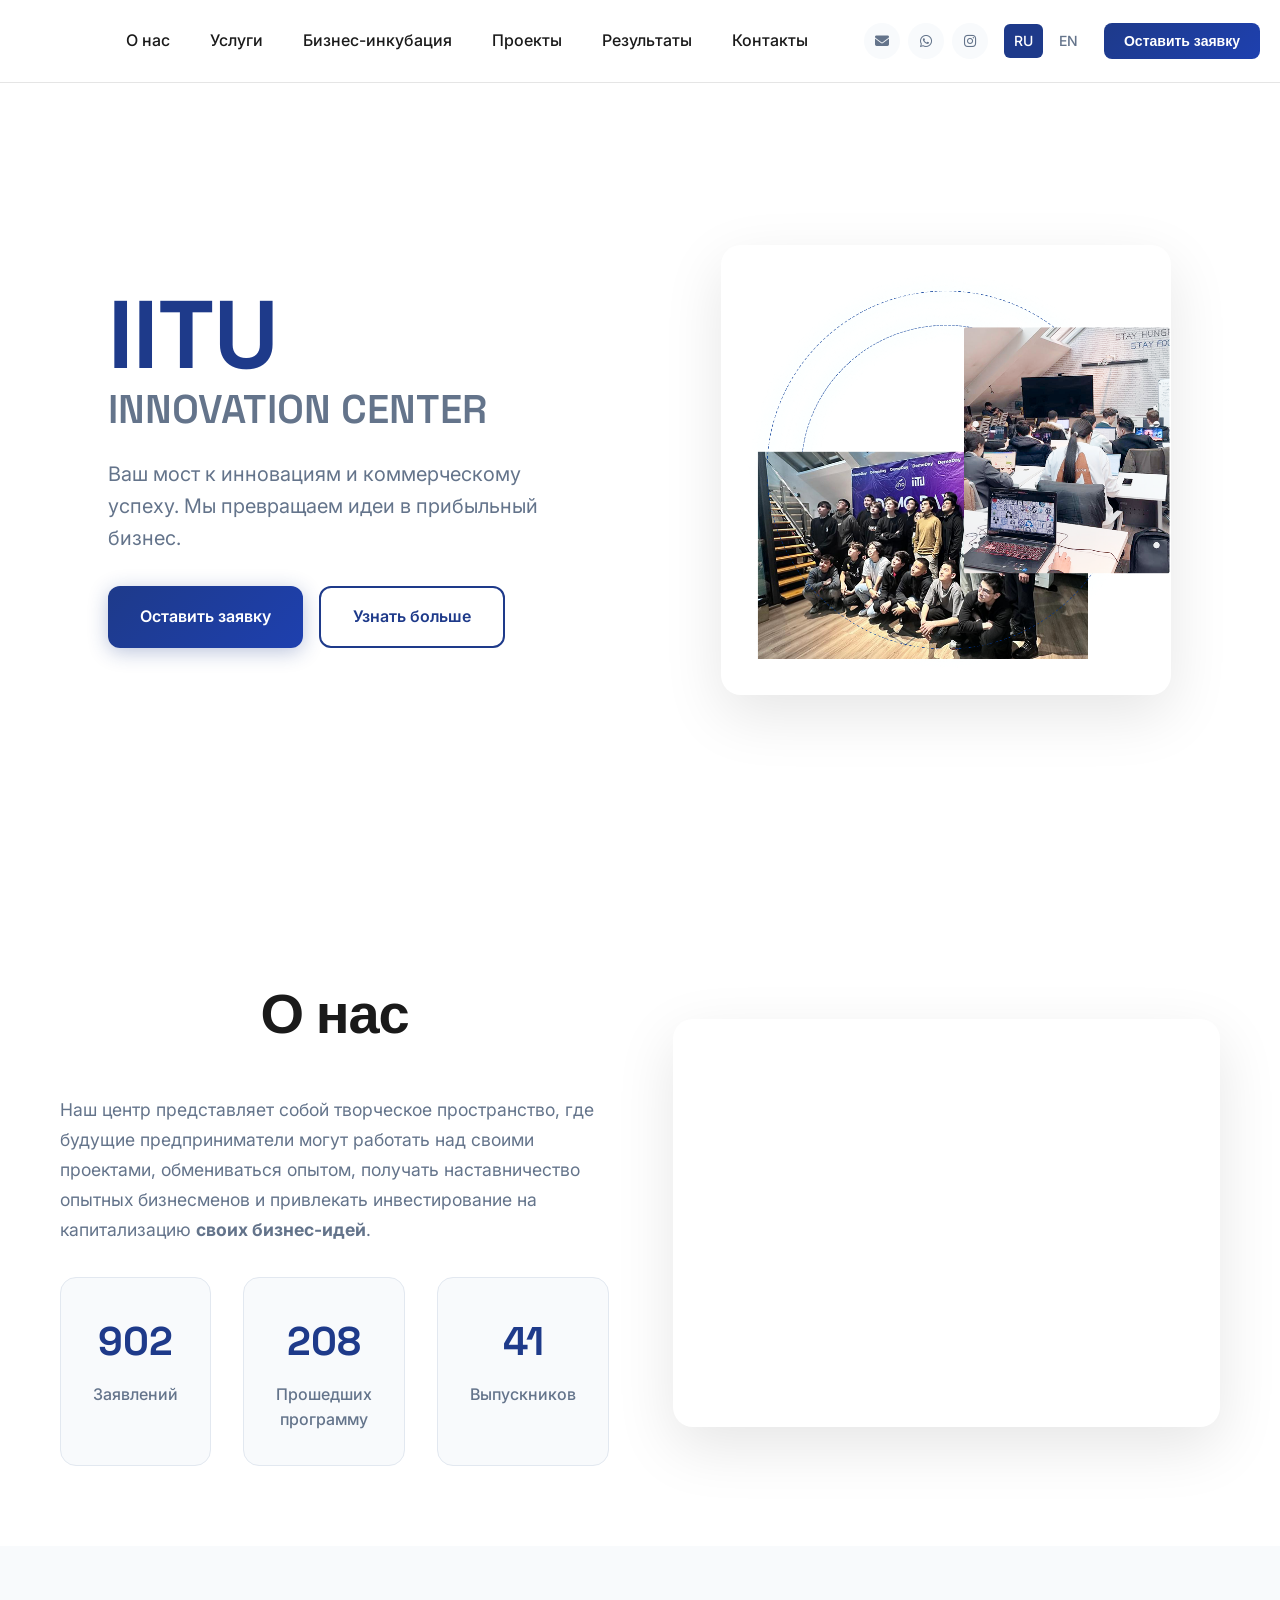
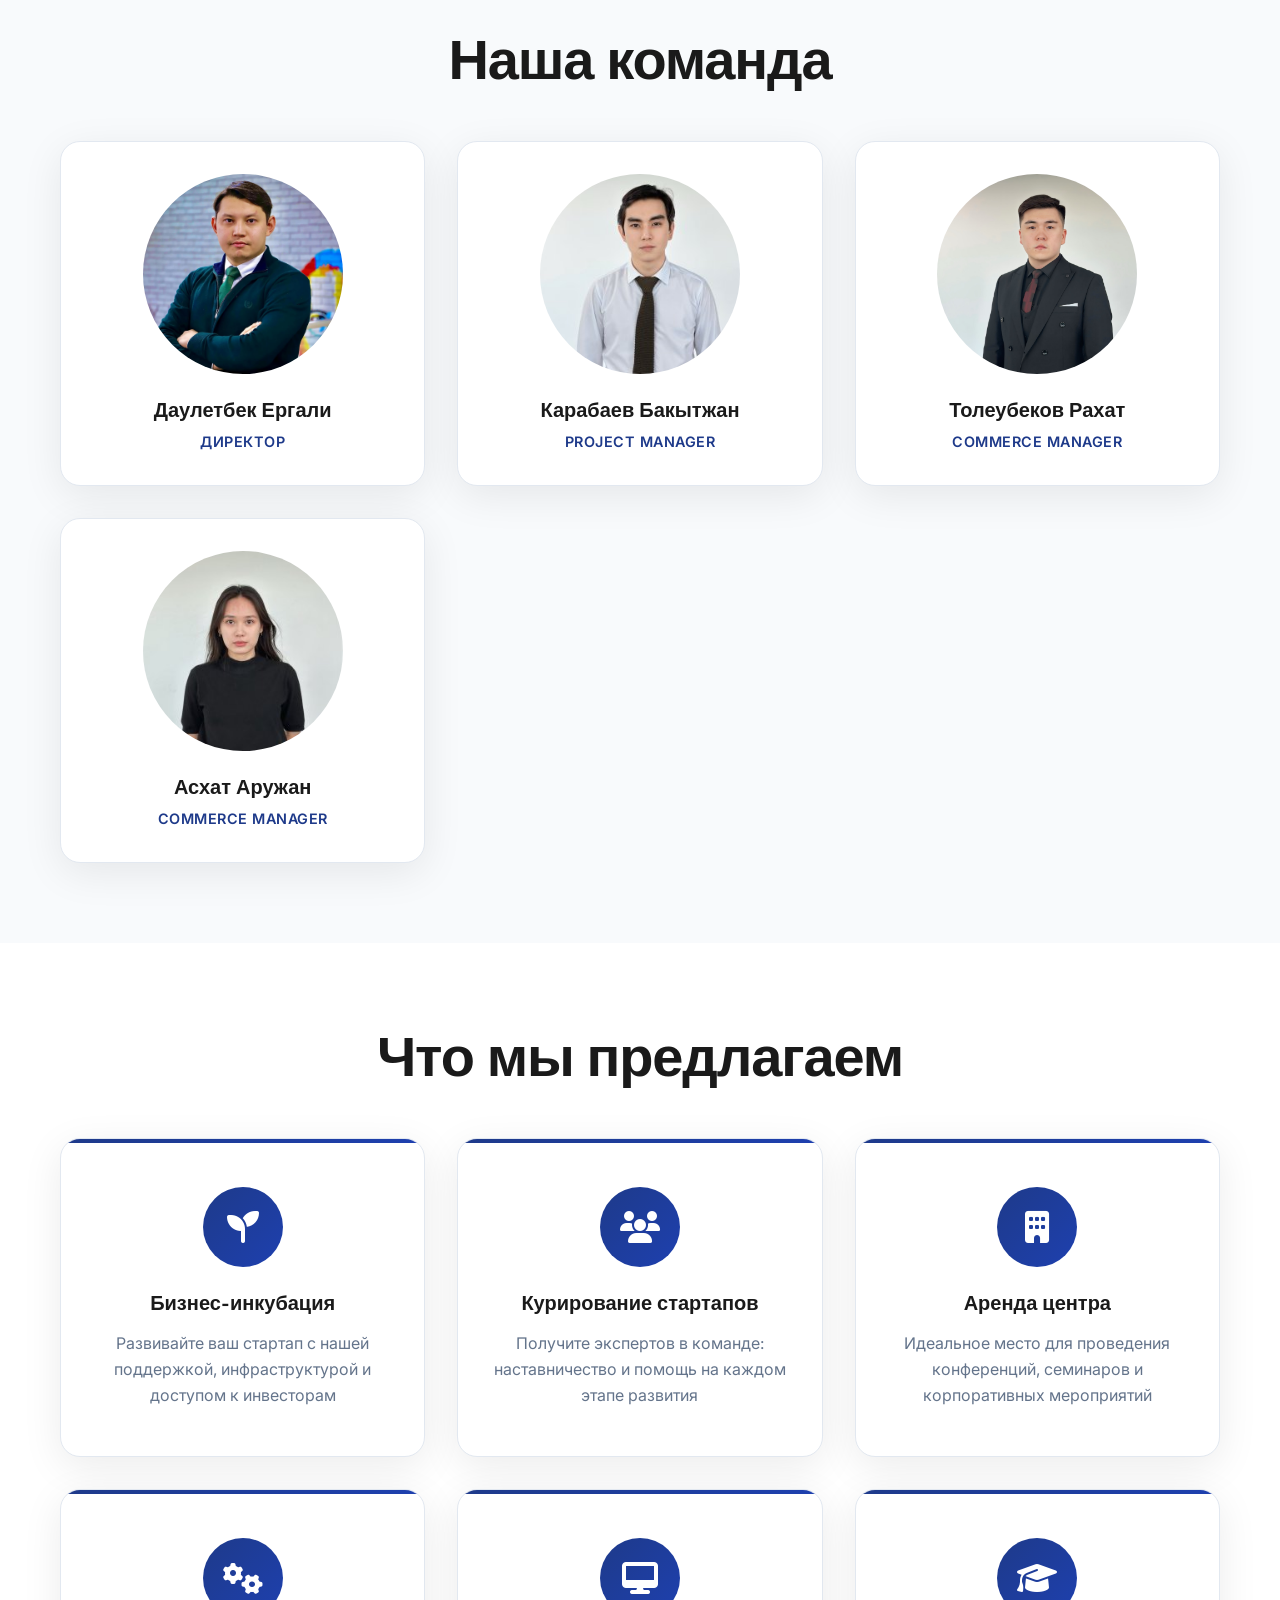
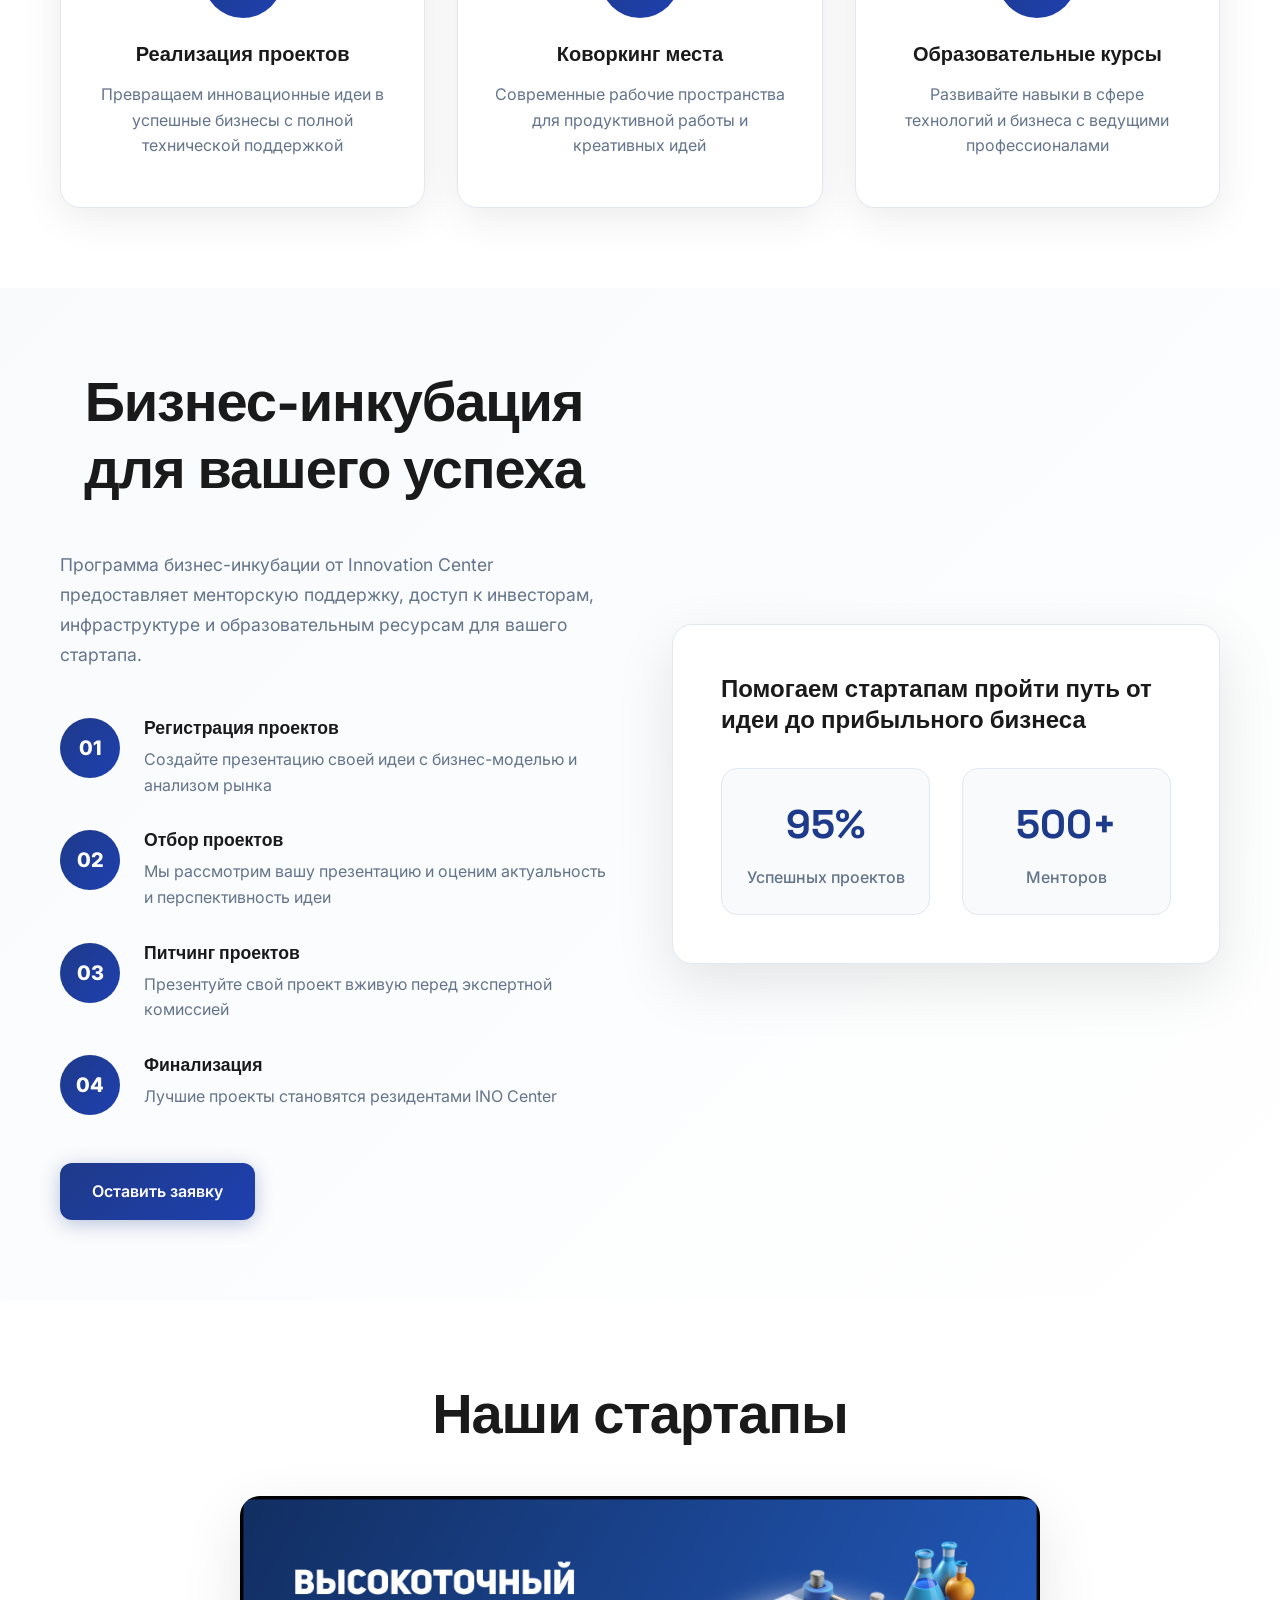
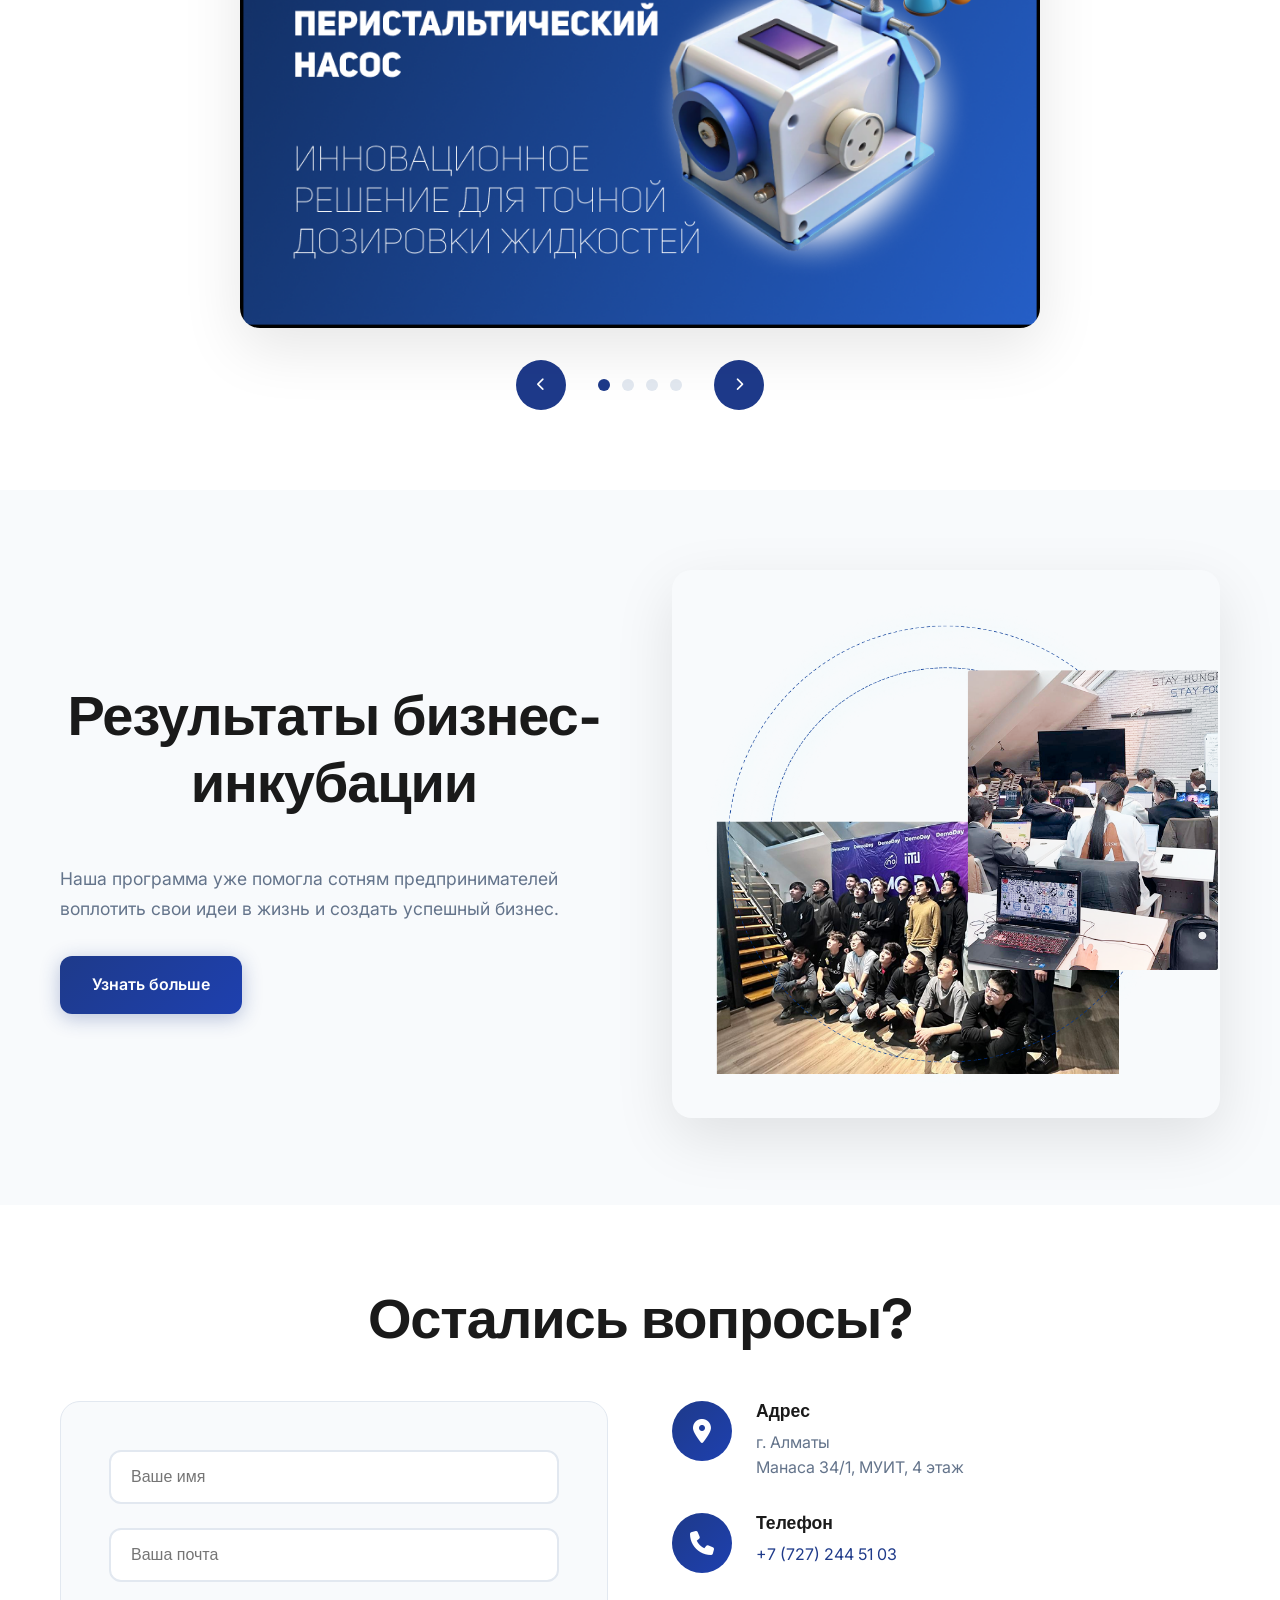
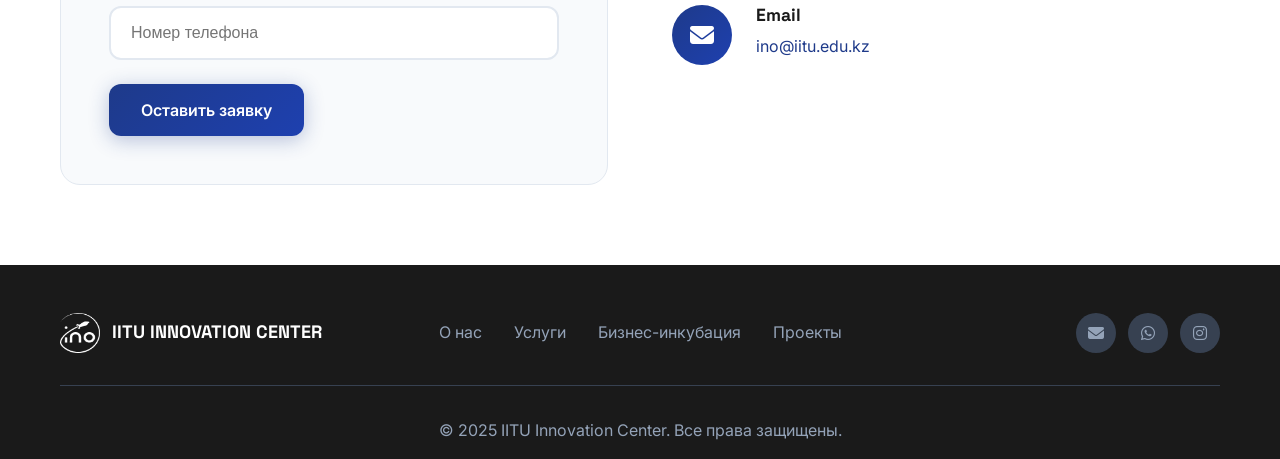
<file: index.html>
<!DOCTYPE html>
<html lang="ru">
<head>
    <meta charset="UTF-8">
    <meta name="viewport" content="width=device-width, initial-scale=1.0">
    <title>IITU Innovation Center - Ваш мост к инновациям</title>
    
    <!-- Google Fonts -->
    <link rel="preconnect" href="https://fonts.googleapis.com">
    <link rel="preconnect" href="https://fonts.gstatic.com" crossorigin>
    <link href="https://fonts.googleapis.com/css2?family=Inter:wght@300;400;500;600;700;800;900&family=Space+Grotesk:wght@300;400;500;600;700&display=swap" rel="stylesheet">
    
    <!-- CSS -->
    <link rel="stylesheet" href="styles.css">
    
    <!-- Font Awesome for icons -->
    <link rel="stylesheet" href="https://cdnjs.cloudflare.com/ajax/libs/font-awesome/6.4.0/css/all.min.css">
</head>
<body>
    <!-- Navigation -->
    <nav class="navbar">
        <div class="nav-container">
            <div class="nav-logo">
                <div class="logo-container">
                    <img src="website_assets/images/new_logo.png" alt="INO Logo" class="logo-img">
                    <div class="logo-text-overlay">
                        <span class="logo-text-line">IITU INNOVATION CENTER</span>
                    </div>
                </div>
            </div>
            
            <div class="nav-menu" id="nav-menu">
                <a href="#about" class="nav-link">О нас</a>
                <a href="#services" class="nav-link">Услуги</a>
                <a href="#incubation" class="nav-link">Бизнес-инкубация</a>
                <a href="#projects" class="nav-link">Проекты</a>
                <a href="#results" class="nav-link">Результаты</a>
                <a href="#contact" class="nav-link">Контакты</a>
            </div>
            
            <div class="nav-actions">
                <div class="social-links">
                    <a href="mailto:ino@iitu.edu.kz" class="social-link">
                        <i class="fas fa-envelope"></i>
                    </a>
                    <a href="https://wa.me/77018595269" target="_blank" class="social-link">
                        <i class="fab fa-whatsapp"></i>
                    </a>
                    <a href="https://www.instagram.com/itinocenter" target="_blank" class="social-link">
                        <i class="fab fa-instagram"></i>
                    </a>
                </div>
                
                <div class="lang-switcher">
                    <a href="#" class="lang-link active">RU</a>
                    <a href="#" class="lang-link">EN</a>
                </div>
                
                <button class="cta-btn">Оставить заявку</button>
            </div>
            
            <div class="hamburger" id="hamburger">
                <span></span>
                <span></span>
                <span></span>
            </div>
        </div>
    </nav>

    <!-- Hero Section -->
    <section class="hero">
        <div class="hero-container">
            <div class="hero-content">
                <div class="hero-text">
                    <h1 class="hero-title">
                        <span class="title-main">IITU</span>
                        <span class="title-sub">INNOVATION CENTER</span>
                    </h1>
                    <p class="hero-description">
                        Ваш мост к инновациям и коммерческому успеху. Мы превращаем идеи в прибыльный бизнес.
                    </p>
                    <div class="hero-buttons">
                        <a href="#contact" class="btn btn-primary">Оставить заявку</a>
                        <a href="#about" class="btn btn-secondary">Узнать больше</a>
                    </div>
                </div>
                
                <div class="hero-image">
                    <img src="website_assets/images/header_bg.png" alt="Innovation Center" class="hero-img">
                </div>
            </div>
        </div>
    </section>

    <!-- About Section -->
    <section id="about" class="about">
        <div class="container">
            <div class="about-content">
                <div class="about-text">
                    <h2 class="section-title">О нас</h2>
                    <p class="section-description">
                        Наш центр представляет собой творческое пространство, где будущие предприниматели могут работать над своими проектами, обмениваться опытом, получать наставничество опытных бизнесменов и привлекать инвестирование на капитализацию <strong>своих бизнес-идей</strong>.
                    </p>
                    <div class="about-stats">
                        <div class="stat">
                            <div class="stat-number">1560</div>
                            <div class="stat-label">Заявлений</div>
                        </div>
                        <div class="stat">
                            <div class="stat-number">360</div>
                            <div class="stat-label">Прошедших программу</div>
                        </div>
                        <div class="stat">
                            <div class="stat-number">72</div>
                            <div class="stat-label">Выпускников</div>
                        </div>
                    </div>
                </div>
                
                <div class="about-video">
                    <div class="video-container">
                        <iframe 
                            src="https://www.youtube.com/embed/Ue-tz4_UilU" 
                            title="IITU Innovation Center" 
                            frameborder="0" 
                            allow="accelerometer; autoplay; clipboard-write; encrypted-media; gyroscope; picture-in-picture" 
                            allowfullscreen>
                        </iframe>
                    </div>
                </div>
            </div>
        </div>
    </section>

    <!-- Team Section -->
    <section class="team">
        <div class="container">
            <h2 class="section-title">Наша команда</h2>
            <div class="team-grid">
                <div class="team-member">
                    <div class="member-photo">
                        <img src="website_assets/images/Даулетбек Ерғали кімДаулетбек Ерғали — амбициясы жоғары кәсіпкер, Инновациялық Орталықтың директоры, Алматы қаласындағы Қазақстанды.png" alt="Даулетбек Ергали">
                        <div class="member-overlay">
                            <i class="fas fa-plus"></i>
                        </div>
                    </div>
                    <div class="member-info">
                        <h3 class="member-name">Даулетбек Ергали</h3>
                        <p class="member-position">Директор</p>
                    </div>
                </div>
                
                <div class="team-member">
                    <div class="member-photo">
                        <img src="website_assets/images/IMG_3026.JPG" alt="Карабаев Бакытжан">
                        <div class="member-overlay">
                            <i class="fas fa-plus"></i>
                        </div>
                    </div>
                    <div class="member-info">
                        <h3 class="member-name">Карабаев Бакытжан</h3>
                        <p class="member-position">Project Manager</p>
                    </div>
                </div>
                
                <div class="team-member">
                    <div class="member-photo">
                        <img src="website_assets/images/IMG_3024.JPG" alt="Толеубеков Рахат">
                        <div class="member-overlay">
                            <i class="fas fa-plus"></i>
                        </div>
                    </div>
                    <div class="member-info">
                        <h3 class="member-name">Толеубеков Рахат</h3>
                        <p class="member-position">Commerce Manager</p>
                    </div>
                </div>
                
                <div class="team-member">
                    <div class="member-photo">
                        <img src="website_assets/images/IMG_3025.JPG" alt="Асхат Аружан">
                        <div class="member-overlay">
                            <i class="fas fa-plus"></i>
                        </div>
                    </div>
                    <div class="member-info">
                        <h3 class="member-name">Асхат Аружан</h3>
                        <p class="member-position">Commerce Manager</p>
                    </div>
                </div>
            </div>
        </div>
    </section>

    <!-- Services Section -->
    <section id="services" class="services">
        <div class="container">
            <h2 class="section-title">Что мы предлагаем</h2>
            <div class="services-grid">
                <div class="service-card">
                    <div class="service-icon">
                        <i class="fas fa-seedling"></i>
                    </div>
                    <h3 class="service-title">Бизнес-инкубация</h3>
                    <p class="service-description">
                        Развивайте ваш стартап с нашей поддержкой, инфраструктурой и доступом к инвесторам
                    </p>
                </div>
                
                <div class="service-card">
                    <div class="service-icon">
                        <i class="fas fa-users"></i>
                    </div>
                    <h3 class="service-title">Курирование стартапов</h3>
                    <p class="service-description">
                        Получите экспертов в команде: наставничество и помощь на каждом этапе развития
                    </p>
                </div>
                
                <div class="service-card">
                    <div class="service-icon">
                        <i class="fas fa-building"></i>
                    </div>
                    <h3 class="service-title">Аренда центра</h3>
                    <p class="service-description">
                        Идеальное место для проведения конференций, семинаров и корпоративных мероприятий
                    </p>
                </div>
                
                <div class="service-card">
                    <div class="service-icon">
                        <i class="fas fa-cogs"></i>
                    </div>
                    <h3 class="service-title">Реализация проектов</h3>
                    <p class="service-description">
                        Превращаем инновационные идеи в успешные бизнесы с полной технической поддержкой
                    </p>
                </div>
                
                <div class="service-card">
                    <div class="service-icon">
                        <i class="fas fa-desktop"></i>
                    </div>
                    <h3 class="service-title">Коворкинг места</h3>
                    <p class="service-description">
                        Современные рабочие пространства для продуктивной работы и креативных идей
                    </p>
                </div>
                
                <div class="service-card">
                    <div class="service-icon">
                        <i class="fas fa-graduation-cap"></i>
                    </div>
                    <h3 class="service-title">Образовательные курсы</h3>
                    <p class="service-description">
                        Развивайте навыки в сфере технологий и бизнеса с ведущими профессионалами
                    </p>
                </div>
            </div>
        </div>
    </section>

    <!-- Business Incubation Section -->
    <section id="incubation" class="incubation">
        <div class="container">
            <div class="incubation-content">
                <div class="incubation-text">
                    <h2 class="section-title">Бизнес-инкубация для вашего успеха</h2>
                    <p class="incubation-description">
                        Программа бизнес-инкубации от Innovation Center предоставляет менторскую поддержку, доступ к инвесторам, инфраструктуре и образовательным ресурсам для вашего стартапа.
                    </p>
                    
                    <div class="process-steps">
                        <div class="step">
                            <div class="step-number">01</div>
                            <div class="step-content">
                                <h4>Регистрация проектов</h4>
                                <p>Создайте презентацию своей идеи с бизнес-моделью и анализом рынка</p>
                            </div>
                        </div>
                        
                        <div class="step">
                            <div class="step-number">02</div>
                            <div class="step-content">
                                <h4>Отбор проектов</h4>
                                <p>Мы рассмотрим вашу презентацию и оценим актуальность и перспективность идеи</p>
                            </div>
                        </div>
                        
                        <div class="step">
                            <div class="step-number">03</div>
                            <div class="step-content">
                                <h4>Питчинг проектов</h4>
                                <p>Презентуйте свой проект вживую перед экспертной комиссией</p>
                            </div>
                        </div>
                        
                        <div class="step">
                            <div class="step-number">04</div>
                            <div class="step-content">
                                <h4>Финализация</h4>
                                <p>Лучшие проекты становятся резидентами INO Center</p>
                            </div>
                        </div>
                    </div>
                    
                    <a href="#contact" class="btn btn-primary">Оставить заявку</a>
                </div>
                
                <div class="incubation-visual">
                    <div class="visual-card">
                        <h3>Помогаем стартапам пройти путь от идеи до прибыльного бизнеса</h3>
                        <div class="visual-stats">
                            <div class="visual-stat">
                                <div class="stat-value">95%</div>
                                <div class="stat-text">Успешных проектов</div>
                            </div>
                            <div class="visual-stat">
                                <div class="stat-value">500+</div>
                                <div class="stat-text">Менторов</div>
                            </div>
                        </div>
                    </div>
                </div>
            </div>
        </div>
    </section>

    <!-- Projects Section -->
    <section id="projects" class="projects">
        <div class="container">
            <h2 class="section-title">Наши стартапы</h2>
            <div class="projects-slider">
                <div class="project-slide active">
                    <img src="website_assets/images/project1.png" alt="Проект 1">
                </div>
                <div class="project-slide">
                    <img src="website_assets/images/project2.png" alt="Проект 2">
                </div>
                <div class="project-slide">
                    <img src="website_assets/images/project3.png" alt="Проект 3">
                </div>
                <div class="project-slide">
                    <img src="website_assets/images/project4.png" alt="Проект 4">
                </div>
            </div>
            <div class="slider-controls">
                <button class="slider-btn prev-btn"><i class="fas fa-chevron-left"></i></button>
                <div class="slider-dots">
                    <span class="dot active" data-slide="0"></span>
                    <span class="dot" data-slide="1"></span>
                    <span class="dot" data-slide="2"></span>
                    <span class="dot" data-slide="3"></span>
                </div>
                <button class="slider-btn next-btn"><i class="fas fa-chevron-right"></i></button>
            </div>
        </div>
    </section>

    <!-- Results Section -->
    <section id="results" class="results">
        <div class="container">
            <div class="results-content">
                <div class="results-text">
                    <h2 class="section-title">Результаты бизнес-инкубации</h2>
                    <p class="results-description">
                        Наша программа уже помогла сотням предпринимателей воплотить свои идеи в жизнь и создать успешный бизнес.
                    </p>
                    <a href="#contact" class="btn btn-primary">Узнать больше</a>
                </div>
                <div class="results-visual">
                    <img src="website_assets/images/cringe.png" alt="Результаты">
                </div>
            </div>
        </div>
    </section>

    <!-- Contact Section -->
    <section id="contact" class="contact">
        <div class="container">
            <h2 class="section-title">Остались вопросы?</h2>
            <div class="contact-content">
                <div class="contact-form">
                    <form action="#" method="post">
                        <div class="form-group">
                            <input type="text" name="name" placeholder="Ваше имя" required>
                        </div>
                        <div class="form-group">
                            <input type="email" name="email" placeholder="Ваша почта" required>
                        </div>
                        <div class="form-group">
                            <input type="tel" name="phone" placeholder="Номер телефона" required>
                        </div>
                        <button type="submit" class="btn btn-primary">Оставить заявку</button>
                    </form>
                </div>
                
                <div class="contact-info">
                    <div class="contact-item">
                        <div class="contact-icon">
                            <i class="fas fa-map-marker-alt"></i>
                        </div>
                        <div class="contact-details">
                            <h4>Адрес</h4>
                            <p>г. Алматы<br>Манаса 34/1, МУИТ, 4 этаж</p>
                        </div>
                    </div>
                    
                    <div class="contact-item">
                        <div class="contact-icon">
                            <i class="fas fa-phone"></i>
                        </div>
                        <div class="contact-details">
                            <h4>Телефон</h4>
                            <p><a href="tel:+77272445103">+7 (727) 244 51 03</a></p>
                        </div>
                    </div>
                    
                    <div class="contact-item">
                        <div class="contact-icon">
                            <i class="fas fa-envelope"></i>
                        </div>
                        <div class="contact-details">
                            <h4>Email</h4>
                            <p><a href="mailto:ino@iitu.edu.kz">ino@iitu.edu.kz</a></p>
                        </div>
                    </div>
                </div>
            </div>
        </div>
    </section>

    <!-- Footer -->
    <footer class="footer">
        <div class="container">
            <div class="footer-content">
                <div class="footer-logo">
                    <img src="website_assets/images/new_logo.png" alt="IITU Innovation Center">
                    <span>IITU INNOVATION CENTER</span>
                </div>
                
                <div class="footer-links">
                    <a href="#about">О нас</a>
                    <a href="#services">Услуги</a>
                    <a href="#incubation">Бизнес-инкубация</a>
                    <a href="#projects">Проекты</a>
                </div>
                
                <div class="footer-social">
                    <a href="mailto:ino@iitu.edu.kz"><i class="fas fa-envelope"></i></a>
                    <a href="https://wa.me/77018595269"><i class="fab fa-whatsapp"></i></a>
                    <a href="https://www.instagram.com/itinocenter"><i class="fab fa-instagram"></i></a>
                </div>
            </div>
            
            <div class="footer-bottom">
                <p>&copy; 2025 IITU Innovation Center. Все права защищены.</p>
            </div>
        </div>
    </footer>

    <!-- Modal for team members -->
    <div id="teamModal" class="modal">
        <div class="modal-content">
            <span class="close">&times;</span>
            <h2>Информация об участнике</h2>
            <p>Здесь будет подробная информация о команде.</p>
        </div>
    </div>

    <!-- JavaScript -->
    <script src="script.js"></script>
</body>
</html>
</file>
<file: styles.css>
/* ===== RESET & BASE STYLES ===== */
* {
    margin: 0;
    padding: 0;
    box-sizing: border-box;
}

html {
    scroll-behavior: smooth;
    font-size: 16px;
}

body {
    font-family: 'Inter', -apple-system, BlinkMacSystemFont, 'Segoe UI', Roboto, sans-serif;
    line-height: 1.6;
    color: #1a1a1a;
    background-color: #ffffff;
    overflow-x: hidden;
}

.container {
    max-width: 1200px;
    margin: 0 auto;
    padding: 0 20px;
}

/* ===== TYPOGRAPHY ===== */
h1, h2, h3, h4, h5, h6 {
    font-family: 'Space Grotesk', sans-serif;
    font-weight: 700;
    line-height: 1.2;
    margin-bottom: 1rem;
}

.section-title {
    font-size: clamp(2rem, 5vw, 3.5rem);
    font-weight: 800;
    text-align: center;
    margin-bottom: 3rem;
    color: #1a1a1a;
    letter-spacing: -0.02em;
}

/* ===== BUTTONS ===== */
.btn {
    display: inline-flex;
    align-items: center;
    justify-content: center;
    padding: 16px 32px;
    border: none;
    border-radius: 12px;
    font-family: 'Inter', sans-serif;
    font-weight: 600;
    font-size: 16px;
    text-decoration: none;
    cursor: pointer;
    transition: all 0.3s ease;
    position: relative;
    overflow: hidden;
}

.btn-primary {
    background: linear-gradient(135deg, #1e3a8a 0%, #1e40af 100%);
    color: white;
    box-shadow: 0 4px 20px rgba(30, 58, 138, 0.3);
}

.btn-primary:hover {
    transform: translateY(-2px);
    box-shadow: 0 8px 30px rgba(30, 58, 138, 0.4);
}

.btn-secondary {
    background: transparent;
    color: #1e3a8a;
    border: 2px solid #1e3a8a;
}

.btn-secondary:hover {
    background: #1e3a8a;
    color: white;
    transform: translateY(-2px);
}

/* ===== NAVIGATION ===== */
.navbar {
    position: fixed;
    top: 0;
    left: 0;
    right: 0;
    background: rgba(255, 255, 255, 0.95);
    backdrop-filter: blur(20px);
    border-bottom: 1px solid rgba(0, 0, 0, 0.1);
    z-index: 1000;
    padding: 1rem 0;
    transition: all 0.3s ease;
}

.nav-container {
    max-width: 1400px;
    margin: 0 auto;
    padding: 0 20px;
    display: flex;
    align-items: center;
    justify-content: space-between;
    gap: 2rem;
}

.nav-logo {
    flex-shrink: 0;
}

.logo-container {
    position: relative;
    display: flex;
    align-items: center;
    cursor: pointer;
}

.logo-img {
    width: 50px;
    height: 50px;
    transition: all 0.3s ease;
}

.logo-text-overlay {
    position: absolute;
    left: 60px;
    top: 50%;
    transform: translateY(-50%);
    opacity: 0;
    width: 0;
    overflow: hidden;
    transition: all 0.5s ease;
    white-space: nowrap;
}

.logo-text-line {
    font-family: 'Space Grotesk', sans-serif;
    font-weight: 700;
    font-size: 16px;
    color: #1e3a8a;
    display: block;
    line-height: 1.2;
    animation: slideInFromLeft 0.5s ease-out;
}

@keyframes slideInFromLeft {
    0% {
        transform: translateX(-100%);
        opacity: 0;
    }
    100% {
        transform: translateX(0);
        opacity: 1;
    }
}

.logo-container:hover .logo-text-overlay {
    opacity: 1;
    width: 300px;
}

.logo-container:hover .logo-img {
    transform: scale(1.1);
}

.nav-menu {
    display: flex;
    gap: 2.5rem;
    list-style: none;
    flex-wrap: nowrap;
    white-space: nowrap;
}

.nav-link {
    text-decoration: none;
    color: #1a1a1a;
    font-weight: 500;
    font-size: 16px;
    transition: color 0.3s ease;
    position: relative;
    white-space: nowrap;
}

.nav-link:hover {
    color: #1e3a8a;
}

.nav-link::after {
    content: '';
    position: absolute;
    bottom: -5px;
    left: 0;
    width: 0;
    height: 2px;
    background: #1e3a8a;
    transition: width 0.3s ease;
}

.nav-link:hover::after {
    width: 100%;
}

.nav-actions {
    display: flex;
    align-items: center;
    gap: 1rem;
    flex-shrink: 0;
}

.social-links {
    display: flex;
    gap: 8px;
}

.social-link {
    width: 36px;
    height: 36px;
    border-radius: 50%;
    background: #f8fafc;
    display: flex;
    align-items: center;
    justify-content: center;
    color: #64748b;
    text-decoration: none;
    transition: all 0.3s ease;
    font-size: 14px;
}

.social-link:hover {
    background: #1e3a8a;
    color: white;
    transform: translateY(-2px);
}

.lang-switcher {
    display: flex;
    gap: 6px;
}

.lang-link {
    padding: 6px 10px;
    border-radius: 6px;
    text-decoration: none;
    color: #64748b;
    font-weight: 500;
    font-size: 14px;
    transition: all 0.3s ease;
}

.lang-link.active,
.lang-link:hover {
    background: #1e3a8a;
    color: white;
}

.cta-btn {
    background: linear-gradient(135deg, #1e3a8a 0%, #1e40af 100%);
    color: white;
    border: none;
    padding: 10px 20px;
    border-radius: 8px;
    font-weight: 600;
    font-size: 14px;
    cursor: pointer;
    transition: all 0.3s ease;
    white-space: nowrap;
}

.cta-btn:hover {
    transform: translateY(-2px);
    box-shadow: 0 8px 25px rgba(30, 58, 138, 0.3);
}

.hamburger {
    display: none;
    flex-direction: column;
    gap: 4px;
    cursor: pointer;
}

.hamburger span {
    width: 25px;
    height: 3px;
    background: #1a1a1a;
    border-radius: 2px;
    transition: all 0.3s ease;
}

/* ===== HERO SECTION ===== */
.hero {
    padding: 120px 0 80px;
    min-height: 100vh;
    display: flex;
    align-items: center;
}

.hero-container {
    max-width: 1200px;
    margin: 0 auto;
    padding: 0 20px;
}

.hero-content {
    display: grid;
    grid-template-columns: 1fr 1fr;
    gap: 4rem;
    align-items: center;
}

.hero-title {
    margin-bottom: 1.5rem;
}

.title-main {
    font-family: 'Space Grotesk', sans-serif;
    font-size: clamp(3rem, 8vw, 6rem);
    font-weight: 900;
    color: #1e3a8a;
    display: block;
    line-height: 0.9;
}

.title-sub {
    font-family: 'Space Grotesk', sans-serif;
    font-size: clamp(1.5rem, 4vw, 2.5rem);
    font-weight: 600;
    color: #64748b;
    display: block;
    margin-top: 0.5rem;
}

.hero-description {
    font-size: 1.25rem;
    color: #64748b;
    margin-bottom: 2rem;
    line-height: 1.6;
}

.hero-text {
    padding: 3rem;
}

.hero-buttons {
    display: flex;
    gap: 1rem;
    flex-wrap: wrap;
}

.hero-image {
    display: flex;
    justify-content: center;
    align-items: center;
}

.hero-img {
    width: 100%;
    max-width: 450px;
    height: auto;
    border-radius: 20px;
    box-shadow: 0 20px 60px rgba(0, 0, 0, 0.1);
    transition: transform 0.3s ease;
}

.hero-img:hover {
    transform: scale(1.05);
}

/* ===== SECTIONS ===== */
section {
    padding: 80px 0;
}

/* ===== ABOUT SECTION ===== */
.about {
    background: #ffffff;
}

.about-content {
    display: grid;
    grid-template-columns: 1fr 1fr;
    gap: 4rem;
    align-items: center;
}

.section-description {
    font-size: 1.1rem;
    color: #64748b;
    line-height: 1.7;
    margin-bottom: 2rem;
}

.about-stats {
    display: grid;
    grid-template-columns: repeat(3, 1fr);
    gap: 2rem;
}

.stat {
    text-align: center;
    padding: 2rem;
    background: #f8fafc;
    border-radius: 16px;
    border: 1px solid #e2e8f0;
}

.stat-number {
    font-family: 'Space Grotesk', sans-serif;
    font-size: 2.5rem;
    font-weight: 800;
    color: #1e3a8a;
    margin-bottom: 0.5rem;
}

.stat-label {
    color: #64748b;
    font-weight: 500;
}

.video-container {
    position: relative;
    border-radius: 20px;
    overflow: hidden;
    box-shadow: 0 20px 60px rgba(0, 0, 0, 0.1);
}

.video-container iframe {
    width: 100%;
    height: 400px;
    border: none;
}

/* ===== TEAM SECTION ===== */
.team {
    background: #f8fafc;
}

.team-grid {
    display: grid;
    grid-template-columns: repeat(auto-fit, minmax(280px, 1fr));
    gap: 2rem;
}

.team-member {
    background: white;
    border-radius: 20px;
    padding: 2rem;
    text-align: center;
    box-shadow: 0 10px 40px rgba(0, 0, 0, 0.08);
    transition: all 0.3s ease;
    border: 1px solid #e2e8f0;
}

.team-member:hover {
    transform: translateY(-10px);
    box-shadow: 0 20px 60px rgba(0, 0, 0, 0.15);
}

.member-photo {
    position: relative;
    width: 200px;
    height: 200px;
    margin: 0 auto 1.5rem;
    border-radius: 50%;
    overflow: hidden;
    cursor: pointer;
}

.member-photo img {
    width: 100%;
    height: 100%;
    object-fit: cover;
    transition: transform 0.3s ease;
}

.member-overlay {
    position: absolute;
    top: 0;
    left: 0;
    right: 0;
    bottom: 0;
    background: rgba(30, 58, 138, 0.8);
    display: flex;
    align-items: center;
    justify-content: center;
    opacity: 0;
    transition: opacity 0.3s ease;
}

.member-overlay i {
    color: white;
    font-size: 2rem;
}

.member-photo:hover .member-overlay {
    opacity: 1;
}

.member-photo:hover img {
    transform: scale(1.1);
}

.member-name {
    font-size: 1.25rem;
    font-weight: 700;
    color: #1a1a1a;
    margin-bottom: 0.5rem;
}

.member-position {
    color: #1e3a8a;
    font-weight: 600;
    text-transform: uppercase;
    letter-spacing: 0.5px;
    font-size: 0.9rem;
}

/* ===== SERVICES SECTION ===== */
.services {
    background: #ffffff;
}

.services-grid {
    display: grid;
    grid-template-columns: repeat(auto-fit, minmax(350px, 1fr));
    gap: 2rem;
}

.service-card {
    background: white;
    padding: 3rem 2rem;
    border-radius: 20px;
    text-align: center;
    box-shadow: 0 10px 40px rgba(0, 0, 0, 0.08);
    transition: all 0.3s ease;
    border: 1px solid #e2e8f0;
    position: relative;
    overflow: hidden;
}

.service-card::before {
    content: '';
    position: absolute;
    top: 0;
    left: 0;
    right: 0;
    height: 4px;
    background: linear-gradient(135deg, #1e3a8a 0%, #1e40af 100%);
}

.service-card:hover {
    transform: translateY(-10px);
    box-shadow: 0 20px 60px rgba(0, 0, 0, 0.15);
}

.service-icon {
    width: 80px;
    height: 80px;
    background: linear-gradient(135deg, #1e3a8a 0%, #1e40af 100%);
    border-radius: 50%;
    display: flex;
    align-items: center;
    justify-content: center;
    margin: 0 auto 1.5rem;
    color: white;
    font-size: 2rem;
}

.service-title {
    font-size: 1.25rem;
    font-weight: 700;
    color: #1a1a1a;
    margin-bottom: 1rem;
}

.service-description {
    color: #64748b;
    line-height: 1.6;
}

/* ===== INCUBATION SECTION ===== */
.incubation {
    background: linear-gradient(135deg, #f8fafc 0%, #ffffff 100%);
}

.incubation-content {
    display: grid;
    grid-template-columns: 1fr 1fr;
    gap: 4rem;
    align-items: center;
}

.incubation-description {
    font-size: 1.1rem;
    color: #64748b;
    line-height: 1.7;
    margin-bottom: 3rem;
}

.process-steps {
    margin-bottom: 3rem;
}

.step {
    display: flex;
    gap: 1.5rem;
    margin-bottom: 2rem;
    align-items: flex-start;
}

.step-number {
    width: 60px;
    height: 60px;
    background: linear-gradient(135deg, #1e3a8a 0%, #1e40af 100%);
    border-radius: 50%;
    display: flex;
    align-items: center;
    justify-content: center;
    color: white;
    font-weight: 800;
    font-size: 1.25rem;
    flex-shrink: 0;
}

.step-content h4 {
    font-size: 1.1rem;
    font-weight: 700;
    color: #1a1a1a;
    margin-bottom: 0.5rem;
}

.step-content p {
    color: #64748b;
    line-height: 1.6;
}

.incubation-visual {
    position: relative;
}

.visual-card {
    background: white;
    padding: 3rem;
    border-radius: 20px;
    box-shadow: 0 20px 60px rgba(0, 0, 0, 0.1);
    border: 1px solid #e2e8f0;
}

.visual-card h3 {
    font-size: 1.5rem;
    font-weight: 700;
    color: #1a1a1a;
    margin-bottom: 2rem;
    line-height: 1.3;
}

.visual-stats {
    display: grid;
    grid-template-columns: 1fr 1fr;
    gap: 2rem;
}

.visual-stat {
    text-align: center;
    padding: 1.5rem;
    background: #f8fafc;
    border-radius: 16px;
    border: 1px solid #e2e8f0;
}

.stat-value {
    font-family: 'Space Grotesk', sans-serif;
    font-size: 2.5rem;
    font-weight: 800;
    color: #1e3a8a;
    margin-bottom: 0.5rem;
}

.stat-text {
    color: #64748b;
    font-weight: 500;
}

/* ===== PROJECTS SECTION ===== */
.projects {
    background: #ffffff;
}

.projects-slider {
    position: relative;
    max-width: 800px;
    margin: 0 auto;
    border-radius: 20px;
    overflow: hidden;
    box-shadow: 0 20px 60px rgba(0, 0, 0, 0.1);
}

.project-slide {
    display: none;
}

.project-slide.active {
    display: block;
}

.project-slide img {
    width: 100%;
    height: auto;
    display: block;
}

.slider-controls {
    display: flex;
    align-items: center;
    justify-content: center;
    gap: 2rem;
    margin-top: 2rem;
}

.slider-btn {
    width: 50px;
    height: 50px;
    border-radius: 50%;
    background: #1e3a8a;
    color: white;
    border: none;
    cursor: pointer;
    display: flex;
    align-items: center;
    justify-content: center;
    transition: all 0.3s ease;
}

.slider-btn:hover {
    background: #1e40af;
    transform: scale(1.1);
}

.slider-dots {
    display: flex;
    gap: 12px;
}

.dot {
    width: 12px;
    height: 12px;
    border-radius: 50%;
    background: #e2e8f0;
    cursor: pointer;
    transition: all 0.3s ease;
}

.dot.active,
.dot:hover {
    background: #1e3a8a;
}

/* ===== RESULTS SECTION ===== */
.results {
    background: #f8fafc;
}

.results-content {
    display: grid;
    grid-template-columns: 1fr 1fr;
    gap: 4rem;
    align-items: center;
}

.results-description {
    font-size: 1.1rem;
    color: #64748b;
    line-height: 1.7;
    margin-bottom: 2rem;
}

.results-visual img {
    width: 100%;
    height: auto;
    border-radius: 20px;
    box-shadow: 0 20px 60px rgba(0, 0, 0, 0.1);
}

/* ===== CONTACT SECTION ===== */
.contact {
    background: #ffffff;
}

.contact-content {
    display: grid;
    grid-template-columns: 1fr 1fr;
    gap: 4rem;
    align-items: start;
}

.contact-form {
    background: #f8fafc;
    padding: 3rem;
    border-radius: 20px;
    border: 1px solid #e2e8f0;
}

.form-group {
    margin-bottom: 1.5rem;
}

.form-group input {
    width: 100%;
    padding: 16px 20px;
    border: 2px solid #e2e8f0;
    border-radius: 12px;
    font-size: 16px;
    transition: border-color 0.3s ease;
    background: white;
}

.form-group input:focus {
    outline: none;
    border-color: #1e3a8a;
}

.contact-info {
    display: flex;
    flex-direction: column;
    gap: 2rem;
}

.contact-item {
    display: flex;
    gap: 1.5rem;
    align-items: flex-start;
}

.contact-icon {
    width: 60px;
    height: 60px;
    background: linear-gradient(135deg, #1e3a8a 0%, #1e40af 100%);
    border-radius: 50%;
    display: flex;
    align-items: center;
    justify-content: center;
    color: white;
    font-size: 1.5rem;
    flex-shrink: 0;
}

.contact-details h4 {
    font-size: 1.1rem;
    font-weight: 700;
    color: #1a1a1a;
    margin-bottom: 0.5rem;
}

.contact-details p {
    color: #64748b;
    line-height: 1.6;
}

.contact-details a {
    color: #1e3a8a;
    text-decoration: none;
    transition: color 0.3s ease;
}

.contact-details a:hover {
    color: #1e40af;
}

/* ===== FOOTER ===== */
.footer {
    background: #1a1a1a;
    color: white;
    padding: 3rem 0 1rem;
}

.footer-content {
    display: grid;
    grid-template-columns: 1fr auto 1fr;
    gap: 2rem;
    align-items: center;
    margin-bottom: 2rem;
}

.footer-logo {
    display: flex;
    align-items: center;
    gap: 12px;
}

.footer-logo img {
    width: 40px;
    height: 40px;
    filter: brightness(0) invert(1);
}

.footer-logo span {
    font-family: 'Space Grotesk', sans-serif;
    font-weight: 700;
    font-size: 18px;
}

.footer-links {
    display: flex;
    gap: 2rem;
    justify-content: center;
}

.footer-links a {
    color: #94a3b8;
    text-decoration: none;
    transition: color 0.3s ease;
}

.footer-links a:hover {
    color: white;
}

.footer-social {
    display: flex;
    gap: 12px;
    justify-content: flex-end;
}

.footer-social a {
    width: 40px;
    height: 40px;
    border-radius: 50%;
    background: #374151;
    display: flex;
    align-items: center;
    justify-content: center;
    color: #94a3b8;
    text-decoration: none;
    transition: all 0.3s ease;
}

.footer-social a:hover {
    background: #1e3a8a;
    color: white;
}

.footer-bottom {
    text-align: center;
    padding-top: 2rem;
    border-top: 1px solid #374151;
    color: #94a3b8;
}

/* ===== MODAL ===== */
.modal {
    display: none;
    position: fixed;
    z-index: 2000;
    left: 0;
    top: 0;
    width: 100%;
    height: 100%;
    background-color: rgba(0, 0, 0, 0.8);
    backdrop-filter: blur(5px);
}

.modal-content {
    background-color: white;
    margin: 5% auto;
    padding: 3rem;
    border-radius: 20px;
    width: 90%;
    max-width: 600px;
    position: relative;
    box-shadow: 0 20px 60px rgba(0, 0, 0, 0.3);
}

.close {
    position: absolute;
    top: 20px;
    right: 30px;
    color: #64748b;
    font-size: 2rem;
    font-weight: bold;
    cursor: pointer;
    transition: color 0.3s ease;
}

.close:hover {
    color: #1e3a8a;
}

/* ===== RESPONSIVE DESIGN ===== */
@media (max-width: 1024px) {
    .hero-content {
        grid-template-columns: 1fr;
        gap: 3rem;
        text-align: center;
    }
    
    .about-content,
    .incubation-content,
    .results-content,
    .contact-content {
        grid-template-columns: 1fr;
        gap: 3rem;
    }
    
    .about-stats {
        grid-template-columns: 1fr;
        gap: 1rem;
    }
    
    .visual-stats {
        grid-template-columns: 1fr;
        gap: 1rem;
    }
}

@media (max-width: 1200px) {
    .nav-container {
        gap: 1rem;
    }
    
    .nav-menu {
        gap: 1.5rem;
    }
    
    .nav-link {
        font-size: 15px;
    }
}

@media (max-width: 1024px) {
    .nav-menu {
        gap: 1rem;
    }
    
    .nav-link {
        font-size: 14px;
    }
    
    .social-links {
        gap: 6px;
    }
    
    .social-link {
        width: 32px;
        height: 32px;
        font-size: 12px;
    }
    
    .cta-btn {
        padding: 8px 16px;
        font-size: 13px;
    }
}

@media (max-width: 768px) {
    .nav-menu {
        display: none;
    }
    
    .hamburger {
        display: flex;
    }
    
    .nav-actions {
        gap: 0.5rem;
    }
    
    .social-links {
        display: none;
    }
    
    .lang-switcher {
        display: none;
    }
    
    .logo-text-overlay {
        display: none;
    }
    
    .logo-img {
        width: 40px;
        height: 40px;
    }
    
    .hero {
        padding: 100px 0 60px;
    }
    
    .hero-content {
        grid-template-columns: 1fr;
        gap: 2rem;
        text-align: center;
    }
    
    .hero-img {
        max-width: 350px;
    }
    
    .hero-buttons {
        justify-content: center;
    }
    
    .services-grid {
        grid-template-columns: 1fr;
    }
    
    .team-grid {
        grid-template-columns: repeat(auto-fit, minmax(250px, 1fr));
    }
    
    .footer-content {
        grid-template-columns: 1fr;
        text-align: center;
        gap: 2rem;
    }
    
    .footer-links {
        flex-wrap: wrap;
        justify-content: center;
    }
    
    .footer-social {
        justify-content: center;
    }
    
    .floating-card {
        position: static;
        margin: 1rem 0;
        animation: none;
    }
    
    .floating-cards {
        position: static;
        margin-top: 2rem;
    }
}

@media (max-width: 480px) {
    .container {
        padding: 0 15px;
    }
    
    .btn {
        padding: 14px 24px;
        font-size: 14px;
    }
    
    .hero-text {
        padding: 2rem;
    }
    
    .hero-img {
        max-width: 300px;
    }
    
    .hero-buttons {
        flex-direction: column;
        align-items: center;
    }
    
    .hero-buttons .btn {
        width: 100%;
        max-width: 280px;
    }
    
    .service-card,
    .contact-form {
        padding: 2rem 1.5rem;
    }
    
    .visual-card {
        padding: 2rem 1.5rem;
    }
    
    .modal-content {
        margin: 10% auto;
        padding: 2rem 1.5rem;
    }
}

/* ===== ANIMATIONS ===== */
@keyframes fadeInUp {
    from {
        opacity: 0;
        transform: translateY(30px);
    }
    to {
        opacity: 1;
        transform: translateY(0);
    }
}

.fade-in-up {
    animation: fadeInUp 0.6s ease-out;
}

/* ===== SCROLL ANIMATIONS ===== */
.animate-on-scroll {
    opacity: 0;
    transform: translateY(30px);
    transition: all 0.6s ease-out;
}

.animate-on-scroll.animated {
    opacity: 1;
    transform: translateY(0);
}

/* ===== UTILITY CLASSES ===== */
.text-center { text-align: center; }
.text-left { text-align: left; }
.text-right { text-align: right; }

.mb-1 { margin-bottom: 1rem; }
.mb-2 { margin-bottom: 2rem; }
.mb-3 { margin-bottom: 3rem; }

.mt-1 { margin-top: 1rem; }
.mt-2 { margin-top: 2rem; }
.mt-3 { margin-top: 3rem; }

.hidden { display: none; }
.visible { display: block; }

/* ===== LOADING STATES ===== */
.loading {
    opacity: 0.6;
    pointer-events: none;
}

/* ===== ACCESSIBILITY ===== */
@media (prefers-reduced-motion: reduce) {
    * {
        animation-duration: 0.01ms !important;
        animation-iteration-count: 1 !important;
        transition-duration: 0.01ms !important;
    }
}

/* Focus styles for accessibility */
.btn:focus,
.nav-link:focus,
.social-link:focus,
.lang-link:focus,
.cta-btn:focus {
    outline: 2px solid #1e3a8a;
    outline-offset: 2px;
}

/* High contrast mode support */
@media (prefers-contrast: high) {
    .btn-primary {
        background: #000;
        color: #fff;
    }
    
    .btn-secondary {
        border-color: #000;
        color: #000;
    }
}
</file>
